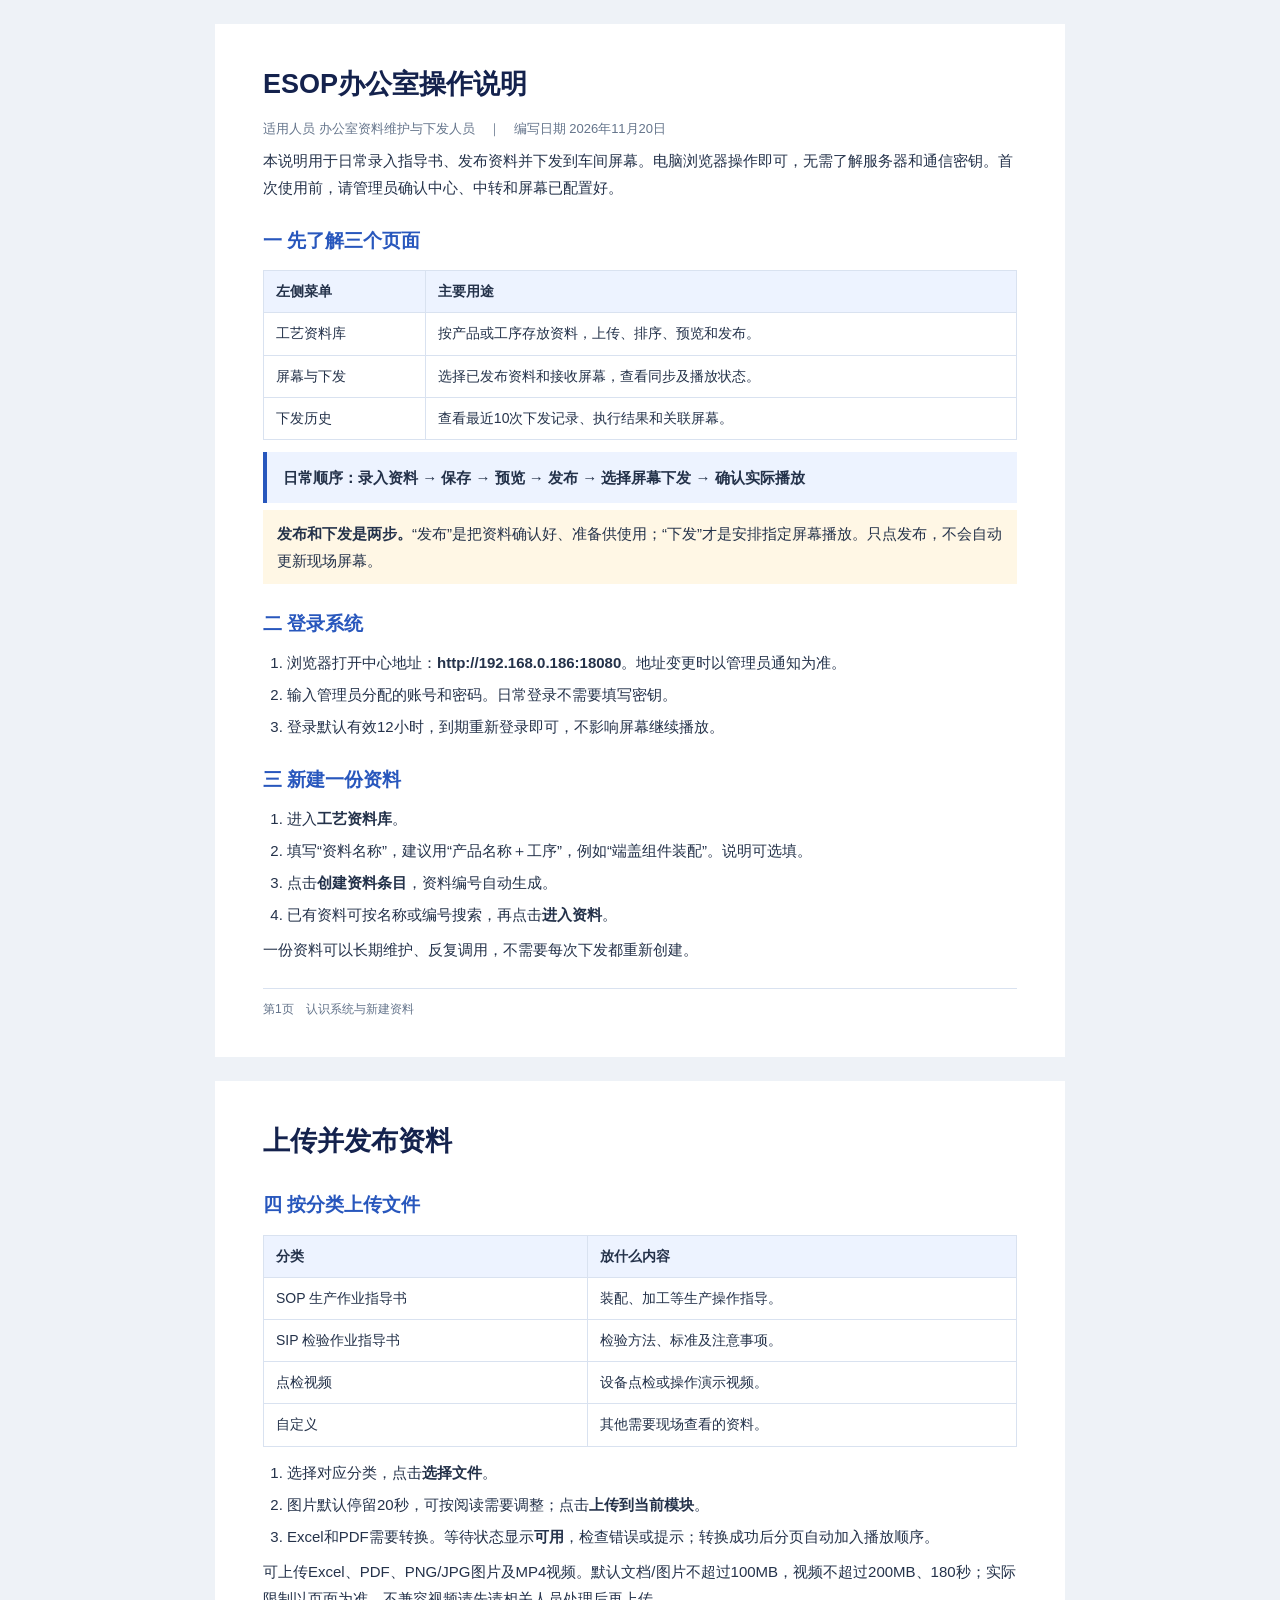
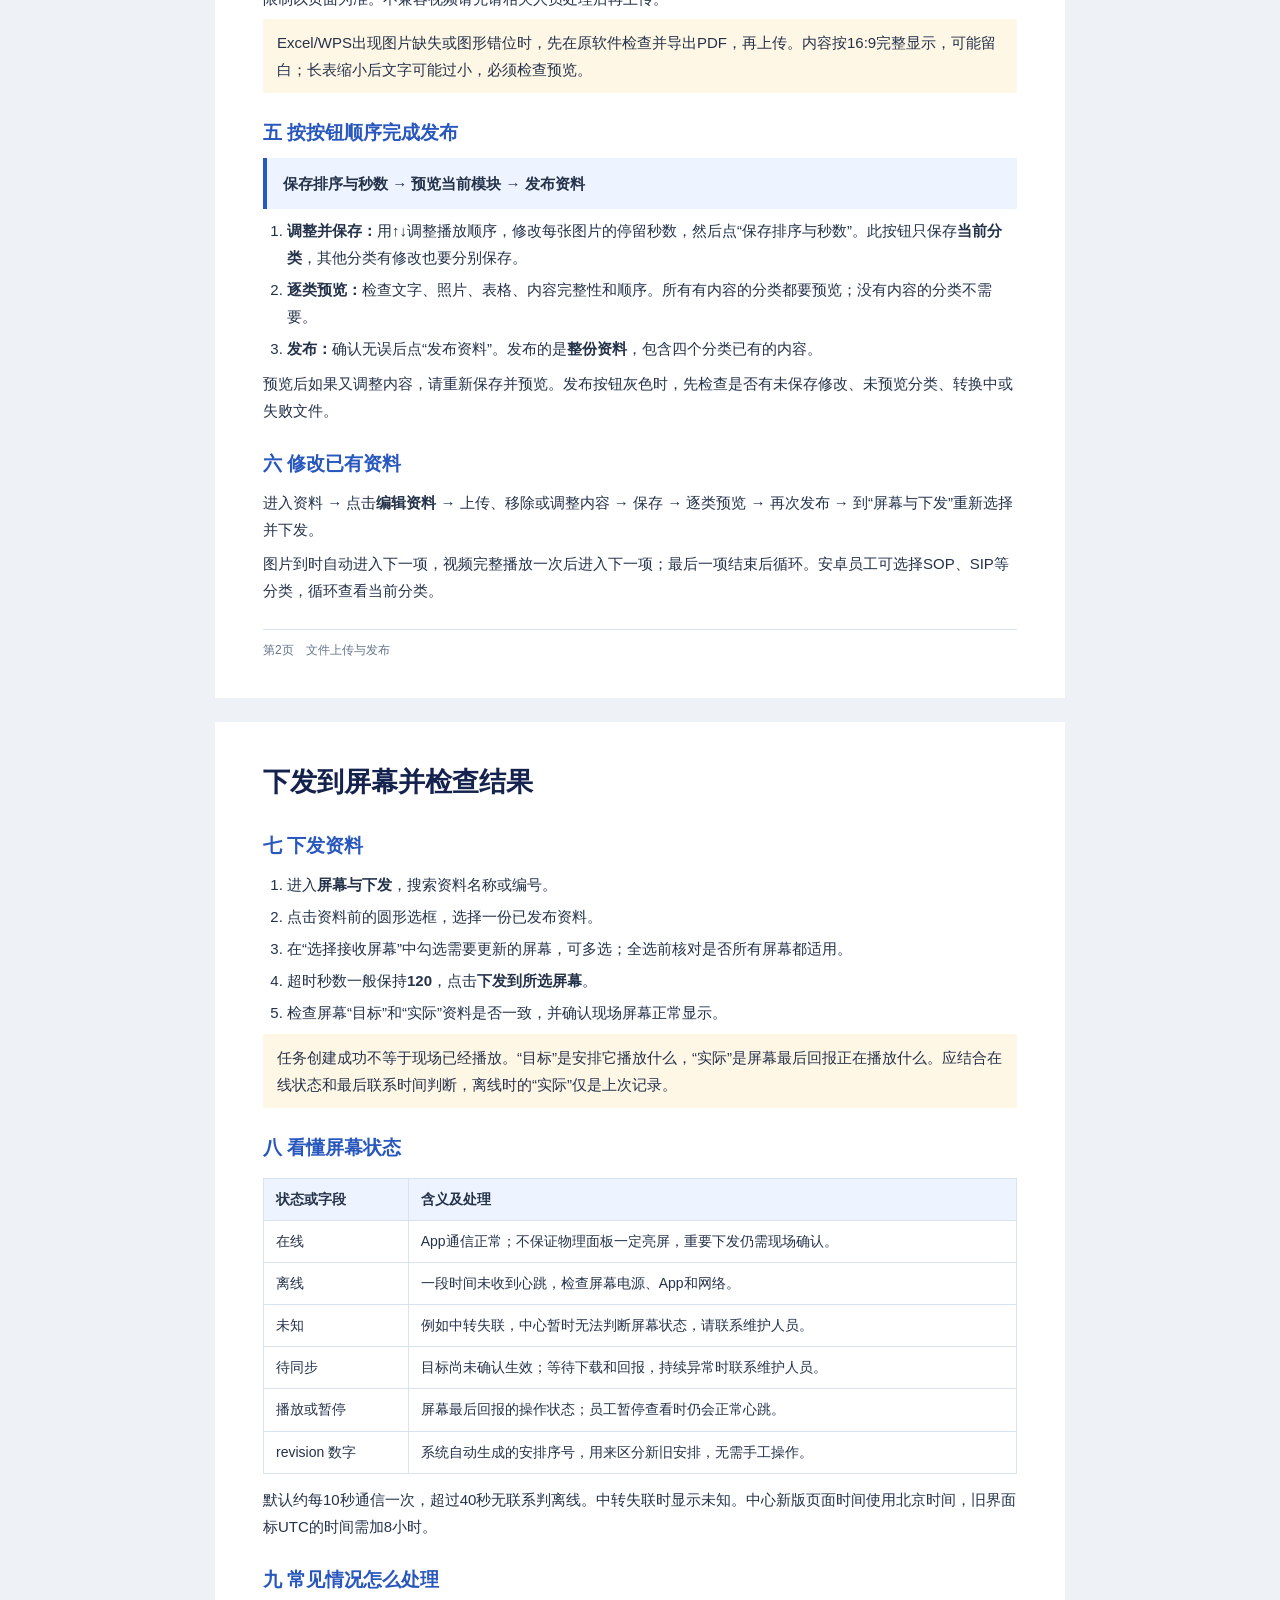
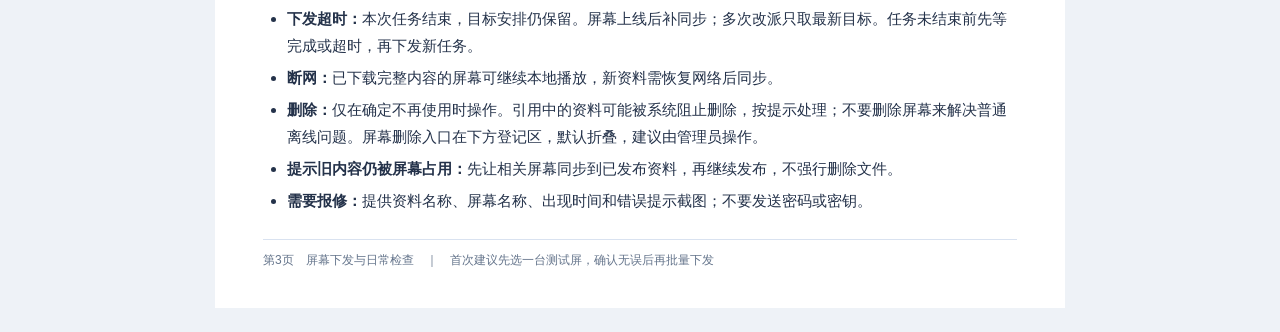
<file: docs/ESOP办公室操作说明.html>
<!doctype html>
<html lang="zh-CN"><meta charset="utf-8"><link rel="icon" type="image/x-icon" href="favicon.ico"><title>ESOP办公室操作说明</title>
<style>
*{box-sizing:border-box}body{margin:0;background:#eef2f7;color:#24324a;font:15px/1.8 "Microsoft YaHei",sans-serif}.page{background:white;max-width:850px;margin:24px auto;padding:36px 48px}h1{font-size:27px;color:#14224d;margin:0 0 8px}h2{font-size:19px;color:#2857bd;margin:23px 0 8px}h3{font-size:16px;margin:15px 0 5px}p{margin:7px 0}ol,ul{padding-left:24px;margin:8px 0}li{margin:5px 0}table{width:100%;border-collapse:collapse;margin:12px 0;font-size:14px}td,th{padding:8px 12px;border:1px solid #d9e2f0;text-align:left}th{background:#edf3ff}.flow{background:#edf3ff;border-left:4px solid #2857bd;padding:12px 16px;font-weight:bold}.note{background:#fff7e5;padding:10px 14px}.meta{color:#64748b;font-size:13px}.foot{border-top:1px solid #d9e2f0;margin-top:25px;padding-top:10px;font-size:12px;color:#64748b}@page{size:A4;margin:15mm}@media print{body{background:white;font-size:11pt}.page{margin:0;padding:0;max-width:none;break-after:page}.page:last-child{break-after:auto}h2,h3{break-after:avoid}tr,.note,.flow{break-inside:avoid}.meta{font-size:9pt}}
</style>
<main>
<section class="page">
<h1>ESOP办公室操作说明</h1>
<p class="meta">适用人员 办公室资料维护与下发人员　｜　编写日期 2026年11月20日</p>
<p>本说明用于日常录入指导书、发布资料并下发到车间屏幕。电脑浏览器操作即可，无需了解服务器和通信密钥。首次使用前，请管理员确认中心、中转和屏幕已配置好。</p>
<h2>一 先了解三个页面</h2>
<table><tr><th>左侧菜单</th><th>主要用途</th></tr><tr><td>工艺资料库</td><td>按产品或工序存放资料，上传、排序、预览和发布。</td></tr><tr><td>屏幕与下发</td><td>选择已发布资料和接收屏幕，查看同步及播放状态。</td></tr><tr><td>下发历史</td><td>查看最近10次下发记录、执行结果和关联屏幕。</td></tr></table>
<div class="flow">日常顺序：录入资料 → 保存 → 预览 → 发布 → 选择屏幕下发 → 确认实际播放</div>
<p class="note"><b>发布和下发是两步。</b>“发布”是把资料确认好、准备供使用；“下发”才是安排指定屏幕播放。只点发布，不会自动更新现场屏幕。</p>
<h2>二 登录系统</h2>
<ol><li>浏览器打开中心地址：<b>http://192.168.0.186:18080</b>。地址变更时以管理员通知为准。</li><li>输入管理员分配的账号和密码。日常登录不需要填写密钥。</li><li>登录默认有效12小时，到期重新登录即可，不影响屏幕继续播放。</li></ol>
<h2>三 新建一份资料</h2>
<ol><li>进入<b>工艺资料库</b>。</li><li>填写“资料名称”，建议用“产品名称＋工序”，例如“端盖组件装配”。说明可选填。</li><li>点击<b>创建资料条目</b>，资料编号自动生成。</li><li>已有资料可按名称或编号搜索，再点击<b>进入资料</b>。</li></ol>
<p>一份资料可以长期维护、反复调用，不需要每次下发都重新创建。</p>
<div class="foot">第1页　认识系统与新建资料</div>
</section>
<section class="page">
<h1>上传并发布资料</h1>
<h2>四 按分类上传文件</h2>
<table><tr><th>分类</th><th>放什么内容</th></tr><tr><td>SOP 生产作业指导书</td><td>装配、加工等生产操作指导。</td></tr><tr><td>SIP 检验作业指导书</td><td>检验方法、标准及注意事项。</td></tr><tr><td>点检视频</td><td>设备点检或操作演示视频。</td></tr><tr><td>自定义</td><td>其他需要现场查看的资料。</td></tr></table>
<ol><li>选择对应分类，点击<b>选择文件</b>。</li><li>图片默认停留20秒，可按阅读需要调整；点击<b>上传到当前模块</b>。</li><li>Excel和PDF需要转换。等待状态显示<b>可用</b>，检查错误或提示；转换成功后分页自动加入播放顺序。</li></ol>
<p>可上传Excel、PDF、PNG/JPG图片及MP4视频。默认文档/图片不超过100MB，视频不超过200MB、180秒；实际限制以页面为准。不兼容视频请先请相关人员处理后再上传。</p>
<p class="note">Excel/WPS出现图片缺失或图形错位时，先在原软件检查并导出PDF，再上传。内容按16:9完整显示，可能留白；长表缩小后文字可能过小，必须检查预览。</p>
<h2>五 按按钮顺序完成发布</h2>
<div class="flow">保存排序与秒数 → 预览当前模块 → 发布资料</div>
<ol><li><b>调整并保存：</b>用↑↓调整播放顺序，修改每张图片的停留秒数，然后点“保存排序与秒数”。此按钮只保存<b>当前分类</b>，其他分类有修改也要分别保存。</li><li><b>逐类预览：</b>检查文字、照片、表格、内容完整性和顺序。所有有内容的分类都要预览；没有内容的分类不需要。</li><li><b>发布：</b>确认无误后点“发布资料”。发布的是<b>整份资料</b>，包含四个分类已有的内容。</li></ol>
<p>预览后如果又调整内容，请重新保存并预览。发布按钮灰色时，先检查是否有未保存修改、未预览分类、转换中或失败文件。</p>
<h2>六 修改已有资料</h2>
<p>进入资料 → 点击<b>编辑资料</b> → 上传、移除或调整内容 → 保存 → 逐类预览 → 再次发布 → 到“屏幕与下发”重新选择并下发。</p>
<p>图片到时自动进入下一项，视频完整播放一次后进入下一项；最后一项结束后循环。安卓员工可选择SOP、SIP等分类，循环查看当前分类。</p>
<div class="foot">第2页　文件上传与发布</div>
</section>
<section class="page">
<h1>下发到屏幕并检查结果</h1>
<h2>七 下发资料</h2>
<ol><li>进入<b>屏幕与下发</b>，搜索资料名称或编号。</li><li>点击资料前的圆形选框，选择一份已发布资料。</li><li>在“选择接收屏幕”中勾选需要更新的屏幕，可多选；全选前核对是否所有屏幕都适用。</li><li>超时秒数一般保持<b>120</b>，点击<b>下发到所选屏幕</b>。</li><li>检查屏幕“目标”和“实际”资料是否一致，并确认现场屏幕正常显示。</li></ol>
<p class="note">任务创建成功不等于现场已经播放。“目标”是安排它播放什么，“实际”是屏幕最后回报正在播放什么。应结合在线状态和最后联系时间判断，离线时的“实际”仅是上次记录。</p>
<h2>八 看懂屏幕状态</h2>
<table><tr><th>状态或字段</th><th>含义及处理</th></tr><tr><td>在线</td><td>App通信正常；不保证物理面板一定亮屏，重要下发仍需现场确认。</td></tr><tr><td>离线</td><td>一段时间未收到心跳，检查屏幕电源、App和网络。</td></tr><tr><td>未知</td><td>例如中转失联，中心暂时无法判断屏幕状态，请联系维护人员。</td></tr><tr><td>待同步</td><td>目标尚未确认生效；等待下载和回报，持续异常时联系维护人员。</td></tr><tr><td>播放或暂停</td><td>屏幕最后回报的操作状态；员工暂停查看时仍会正常心跳。</td></tr><tr><td>revision 数字</td><td>系统自动生成的安排序号，用来区分新旧安排，无需手工操作。</td></tr></table>
<p>默认约每10秒通信一次，超过40秒无联系判离线。中转失联时显示未知。中心新版页面时间使用北京时间，旧界面标UTC的时间需加8小时。</p>
<h2>九 常见情况怎么处理</h2>
<ul><li><b>下发超时：</b>本次任务结束，目标安排仍保留。屏幕上线后补同步；多次改派只取最新目标。任务未结束前先等完成或超时，再下发新任务。</li><li><b>断网：</b>已下载完整内容的屏幕可继续本地播放，新资料需恢复网络后同步。</li><li><b>删除：</b>仅在确定不再使用时操作。引用中的资料可能被系统阻止删除，按提示处理；不要删除屏幕来解决普通离线问题。屏幕删除入口在下方登记区，默认折叠，建议由管理员操作。</li><li><b>提示旧内容仍被屏幕占用：</b>先让相关屏幕同步到已发布资料，再继续发布，不强行删除文件。</li><li><b>需要报修：</b>提供资料名称、屏幕名称、出现时间和错误提示截图；不要发送密码或密钥。</li></ul>
<div class="foot">第3页　屏幕下发与日常检查　｜　首次建议先选一台测试屏，确认无误后再批量下发</div>
</section>
</main></html>
</file>
